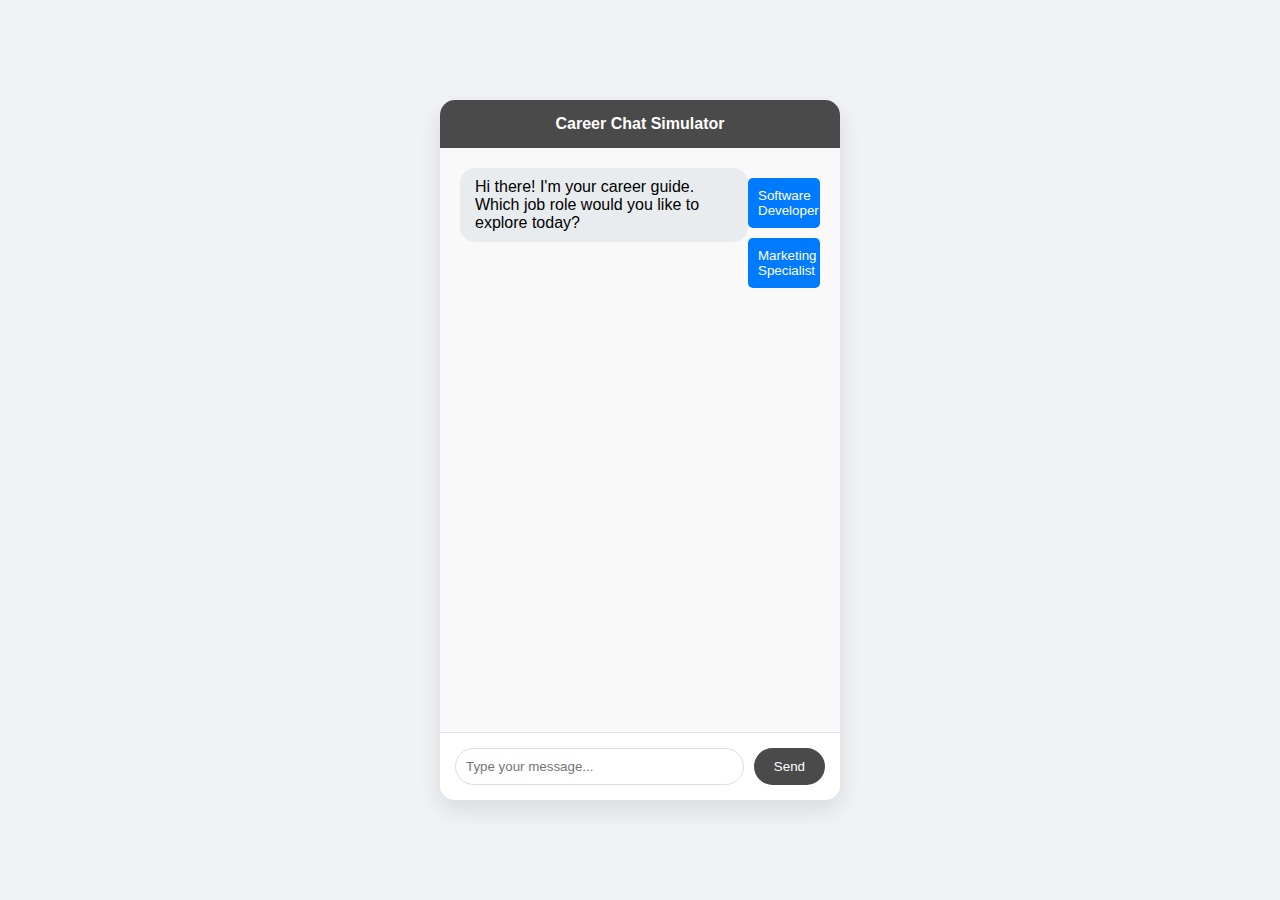
<file: chat.html>
<!DOCTYPE html>
<html lang="en">
<head>
    <meta charset="UTF-8">
    <meta name="viewport" content="width=device-width, initial-scale=1.0">
    <title>Career Chat Simulator</title>
    <style>
        * {
            margin: 0;
            padding: 0;
            box-sizing: border-box;
        }

        body {
            font-family: 'Arial', sans-serif;
            background-color: #f0f2f5;
            display: flex;
            justify-content: center;
            align-items: center;
            min-height: 100vh;
            margin: 0;
        }

        .chat-container {
            width: 400px;
            height: 700px;
            background-color: white;
            border-radius: 15px;
            box-shadow: 0 10px 25px rgba(0,0,0,0.1);
            display: flex;
            flex-direction: column;
            overflow: hidden;
        }

        .chat-header {
            background-color: #4a4a4a;
            color: white;
            padding: 15px;
            text-align: center;
            font-weight: bold;
        }

        .chat-messages {
            flex-grow: 1;
            overflow-y: auto;
            padding: 20px;
            background-color: #f9f9f9;
        }

        .message {
            max-width: 80%;
            margin-bottom: 15px;
            clear: both;
        }

        .message.user {
            float: right;
            text-align: right;
        }

        .message.bot {
            float: left;
            text-align: left;
        }

        .message-content {
            display: inline-block;
            padding: 10px 15px;
            border-radius: 15px;
            max-width: 100%;
            word-wrap: break-word;
        }

        .message.user .message-content {
            background-color: #007bff;
            color: white;
        }

        .message.bot .message-content {
            background-color: #e9ecef;
            color: black;
        }

        .chat-input {
            display: flex;
            padding: 15px;
            background-color: white;
            border-top: 1px solid #e0e0e0;
        }

        .chat-input input {
            flex-grow: 1;
            padding: 10px;
            border: 1px solid #ddd;
            border-radius: 20px;
            margin-right: 10px;
        }

        .chat-input button {
            background-color: #4a4a4a;
            color: white;
            border: none;
            padding: 10px 20px;
            border-radius: 20px;
            cursor: pointer;
        }

        .job-selection-buttons {
            display: flex;
            flex-direction: column;
            gap: 10px;
            margin-top: 10px;
        }

        .job-button {
            background-color: #007bff;
            color: white;
            border: none;
            padding: 10px;
            border-radius: 5px;
            cursor: pointer;
            transition: background-color 0.3s ease;
        }

        .job-button:hover {
            background-color: #0056b3;
        }
    </style>
</head>
<body>
    <div class="chat-container">
        <div class="chat-header">Career Chat Simulator</div>
        <div class="chat-messages" id="chatMessages"></div>
        <div class="chat-input">
            <input type="text" id="chatInput" placeholder="Type your message...">
            <button id="sendButton">Send</button>
        </div>
    </div>

    <script>
        const chatMessages = document.getElementById('chatMessages');
        const chatInput = document.getElementById('chatInput');
        const sendButton = document.getElementById('sendButton');

        const jobScenarios = {
            "Software Developer": {
                introduction: "Welcome to the world of software development! I'm your career guide. Would you like to start a project?",
                tasks: [
                    {
                        description: "You need to debug a critical issue in the company's main application. Do you want to take on this challenge?",
                        options: ["Yes, I'll debug", "No, I'm not ready"]
                    },
                    {
                        description: "A client wants a new feature implemented. How would you approach this?",
                        options: ["Discuss requirements", "Start coding immediately"]
                    }
                ]
            },
            "Marketing Specialist": {
                introduction: "Welcome to the marketing world! Ready to create some innovative campaigns?",
                tasks: [
                    {
                        description: "We need to create a social media strategy for a new product launch. What's your first step?",
                        options: ["Research target audience", "Draft initial campaign ideas"]
                    },
                    {
                        description: "A potential client is interested in our services. How do you plan to pitch?",
                        options: ["Prepare a detailed presentation", "Schedule a discovery call"]
                    }
                ]
            }
        };

        let currentScenario = null;
        let currentTaskIndex = 0;

        function addMessage(message, type = 'bot') {
            const messageDiv = document.createElement('div');
            messageDiv.classList.add('message', type);
            
            const contentDiv = document.createElement('div');
            contentDiv.classList.add('message-content');
            contentDiv.textContent = message;
            
            messageDiv.appendChild(contentDiv);
            chatMessages.appendChild(messageDiv);
            
            // Auto scroll to bottom
            chatMessages.scrollTop = chatMessages.scrollHeight;
        }

        function startJobSelection() {
            addMessage("Hi there! I'm your career guide. Which job role would you like to explore today?");
            
            const jobSelectionDiv = document.createElement('div');
            jobSelectionDiv.classList.add('job-selection-buttons');
            
            Object.keys(jobScenarios).forEach(job => {
                const jobButton = document.createElement('button');
                jobButton.textContent = job;
                jobButton.classList.add('job-button');
                jobButton.onclick = () => startJobScenario(job);
                jobSelectionDiv.appendChild(jobButton);
            });
            
            chatMessages.appendChild(jobSelectionDiv);
        }

        function startJobScenario(job) {
            currentScenario = jobScenarios[job];
            currentTaskIndex = 0;
            
            // Clear previous job selection buttons
            const jobSelectionButtons = chatMessages.querySelector('.job-selection-buttons');
            if (jobSelectionButtons) {
                jobSelectionButtons.remove();
            }
            
            addMessage(`You've chosen the ${job} role!`);
            addMessage(currentScenario.introduction);
            presentNextTask();
        }

        function presentNextTask() {
            if (currentTaskIndex < currentScenario.tasks.length) {
                const currentTask = currentScenario.tasks[currentTaskIndex];
                addMessage(currentTask.description);
                
                const optionsDiv = document.createElement('div');
                optionsDiv.classList.add('job-selection-buttons');
                
                currentTask.options.forEach(option => {
                    const optionButton = document.createElement('button');
                    optionButton.textContent = option;
                    optionButton.classList.add('job-button');
                    optionButton.onclick = () => handleTaskResponse(option);
                    optionsDiv.appendChild(optionButton);
                });
                
                chatMessages.appendChild(optionsDiv);
            } else {
                addMessage("Congratulations! You've completed all tasks in this scenario.");
                startJobSelection();
            }
        }

        function handleTaskResponse(response) {
            // Clear previous options
            const optionsButtons = chatMessages.querySelector('.job-selection-buttons');
            if (optionsButtons) {
                optionsButtons.remove();
            }
            
            // Add user's response
            addMessage(response, 'user');
            
            // Provide feedback based on response
            switch(response) {
                case "Yes, I'll debug":
                    addMessage("Great! Debugging requires patience and systematic approach. You've gained technical problem-solving skills!");
                    break;
                case "No, I'm not ready":
                    addMessage("It's okay to know your limits. Continuous learning is key in software development.");
                    break;
                case "Discuss requirements":
                    addMessage("Excellent choice! Clear communication is crucial in project success.");
                    break;
                case "Start coding immediately":
                    addMessage("Hold on! Always clarify requirements before diving into code.");
                    break;
                case "Research target audience":
                    addMessage("Smart move! Understanding your audience is the foundation of any successful marketing campaign.");
                    break;
                case "Draft initial campaign ideas":
                    addMessage("Creativity is important, but research should come first.");
                    break;
                case "Prepare a detailed presentation":
                    addMessage("A well-prepared presentation can make a strong first impression!");
                    break;
                case "Schedule a discovery call":
                    addMessage("Great networking approach! Personal connections matter in business.");
                    break;
                default: addMessage("Sorry this is not the answer to our question");
                    break;
            }
            
            // Move to next task
            currentTaskIndex++;
            setTimeout(presentNextTask, 1500);
        }

        // Event Listeners
        sendButton.addEventListener('click', () => {
            const message = chatInput.value.trim();
            if (message) {
                addMessage(message, 'user');
                chatInput.value = '';
            }
        });

        chatInput.addEventListener('keypress', (e) => {
            if (e.key === 'Enter') {
                sendButton.click();
            }
        });

        // Start the application
        startJobSelection();
    </script>
</body>
</html>
</file>
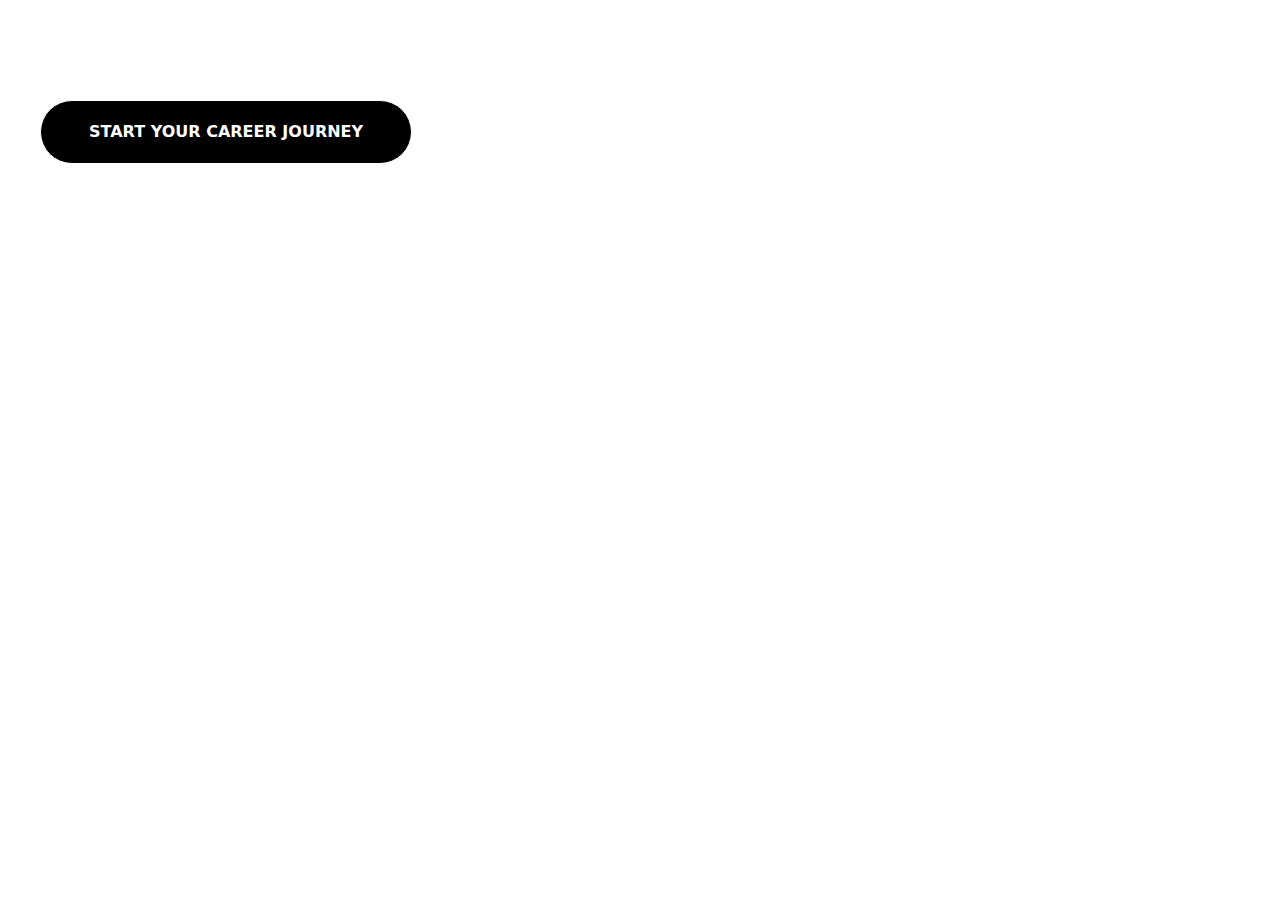
<file: path.html>
<!DOCTYPE html>
<html lang="en">

<head>
    <meta charset="UTF-8">
    <title>Career Path Journey</title>
    <style>
        * {
            margin: 0;
            padding: 0;
            box-sizing: border-box;
        }

        body {
            font-family: Arial, sans-serif;
            position: relative;
            /* This makes sure the pseudo-element is positioned relative to the body */
            background-image: url('https://www.shutterstock.com/image-photo/steps-education-leading-success-goal-600nw-2252894301.jpg');
            /* Add your image path here */
            background-size: cover;
            background-position: center;
            background-repeat: no-repeat;
            min-height: 100vh;
            padding: 20px;
            overflow-x: hidden;
        }

        body::before {
            content: '';
            position: absolute;
            top: 0;
            left: 0;
            width: 100%;
            height: 100%;
            background-image: url('https://www.shutterstock.com/image-photo/steps-education-leading-success-goal-600nw-2252894301.jpg');
            background-size: cover;
            background-position: center;
            background-repeat: no-repeat;
            opacity: 0.9;
            /* Set the opacity of the background image here */
            z-index: -1;
            /* Ensure the image is behind the content */
        }

        #career-container {
            display: flex;
            flex-direction: column;
            align-items: center;
            gap: 20px;
            padding-bottom: 100px;
        }

        .path-stage {
            display: flex;
            flex-wrap: wrap;
            justify-content: center;
            gap: 15px;
            background-color: rgba(255, 255, 255, 0.9);
            border-radius: 15px;
            padding: 20px;
            box-shadow: 0 10px 25px rgba(0, 0, 0, 0.1);
            width: 90%;
            max-width: 800px;
            transition: all 0.5s ease;
            opacity: 0;
            transform: translateY(50px);
        }

        .path-stage.active {
            opacity: 1;
            transform: translateY(0);
        }

        .path-stage h2 {
            width: 100%;
            text-align: center;
            margin-bottom: 15px;
            color: #000000;
        }

        .option-btn {
            background-color: #b4a8a8;
            color: white;
            border: none;
            padding: 12px 25px;
            margin: 5px;
            border-radius: 8px;
            cursor: pointer;
            transition: all 0.3s ease;
            font-weight: 600;
        }

        .option-btn:hover {
            background-color: #372d2d;
            transform: scale(1.05);
        }

        .start-btn {
            position: fixed;
            bottom: 20px;
            left: 20px;
            background-color: #cc2e2e;
            color: white;
            padding: 15px 30px;
            border: none;
            border-radius: 10px;
            font-size: 18px;
            cursor: pointer;
            box-shadow: 0 5px 15px rgba(0, 0, 0, 0.2);
            transition: all 0.3s ease;
        }

        .start-btn:hover {
            transform: scale(1.1);
        }

        .start-btn,
        .start-btn *,
        .start-btn :after,
        .start-btn :before,
        .start-btn:after,
        .start-btn:before {
            border: 0 solid;
            box-sizing: border-box;
        }

        .start-btn {
            -webkit-tap-highlight-color:
                transparent;
            -webkit-appearance: button;
            background-color:
                #000;
            background-image: none;
            color:
                #fff;
            cursor: pointer;
            font-family: ui-sans-serif, system-ui, -apple-system, BlinkMacSystemFont,
                Segoe UI, Roboto, Helvetica Neue, Arial, Noto Sans, sans-serif,
                Apple Color Emoji, Segoe UI Emoji, Segoe UI Symbol, Noto Color Emoji;
            font-size: 100%;
            line-height: 1.5;
            margin: 0;
            -webkit-mask-image: -webkit-radial-gradient(#000, #fff);
            padding: 0;
        }

        .start-btn:disabled {
            cursor: default;
        }

        .start-btn:-moz-focusring {
            outline: auto;
        }

        .start-btn svg {
            display: block;
            vertical-align: middle;
        }

        .start-btn [hidden] {
            display: none;
        }

        .start-btn {
            -webkit-animation: pulse 2s infinite;
            animation: pulse 2s infinite;
            border: 1px solid;
            border-radius: 999px;
            box-shadow: 0 0 0 2em transparent;
            box-sizing: border-box;
            display: block;
            font-weight: 900;
            -webkit-mask-image: none;
            overflow: hidden;
            padding: 1.2rem 3rem;
            position: relative;
            text-transform: uppercase;
        }

        @-webkit-keyframes pulse {
            0% {
                box-shadow: 0 0 0 0 #fff;
            }
        }

        @keyframes pulse {
            0% {
                box-shadow: 0 0 0 0 #fff;
            }
        }
    </style>
</head>

<body>
    <div id="career-container"></div>
    <button id="start-btn" class="start-btn">Start Your Career Journey</button>

    <script>
        const CAREER_PATHS = {
            start: {
                title: "Choose Your Primary Stream",
                options: [
                    { label: "Science Stream", nextStage: "scienceStream" },
                    { label: "Commerce Stream", nextStage: "commerceStream" },
                    { label: "Arts & Humanities", nextStage: "artsStream" },
                    { label: "Vocational Training", nextStage: "vocationalStream" }
                ]
            },
            scienceStream: {
                title: "Science Stream Specializations",
                options: [
                    { label: "Engineering", nextStage: "engineeringPaths" },
                    { label: "Medical Sciences", nextStage: "medicalPaths" },
                    { label: "Pure Sciences", nextStage: "researchPaths" },
                    { label: "Computer Applications", nextStage: "computerPaths" }
                ]
            },
            engineeringPaths: {
                title: "Engineering Specializations",
                options: [
                    { label: "Computer Science", nextStage: "computerScienceCareers" },
                    { label: "Mechanical Engineering", nextStage: "mechanicalCareers" },
                    { label: "Electrical Engineering", nextStage: "electricalCareers" },
                    { label: "Civil Engineering", nextStage: "civilCareers" }
                ]
            },
            computerScienceCareers: {
                title: "Computer Science Careers",
                options: [
                    { label: "Software Developer", nextStage: "softwareDeveloperRoles" },
                    { label: "Data Scientist", nextStage: "dataScienceRoles" },
                    { label: "Cloud Architect", nextStage: "cloudArchitectRoles" }
                ]
            },
            softwareDeveloperRoles: {
                title: "Software Developer Roles",
                options: [
                    { label: "Web Developer", nextStage: "finalSuccess" },
                    { label: "Mobile App Developer", nextStage: "finalSuccess" },
                    { label: "Full Stack Developer", nextStage: "finalSuccess" }
                ]
            },
            finalSuccess: {
                title: "Congratulations! 🎉 Your Career Path",
                isFinal: true
            }
        };

        class CareerPathExplorer {
            constructor() {
                this.careerContainer = document.getElementById('career-container');
                this.startBtn = document.getElementById('start-btn');
                this.stages = [];

                this.initEventListeners();
            }

            initEventListeners() {
                this.startBtn.addEventListener('click', () => this.startJourney());
            }

            startJourney() {
                this.startBtn.style.display = 'none';
                this.moveToStage('start');
            }

            createStageElement(stageName) {
                const stageData = CAREER_PATHS[stageName];
                const stageElement = document.createElement('div');
                stageElement.classList.add('path-stage', 'active');

                // Create stage title
                const titleElement = document.createElement('h2');
                titleElement.textContent = stageData.title;
                stageElement.appendChild(titleElement);

                // Handle final stage
                if (stageData.isFinal) {
                    const finalMessage = document.createElement('div');
                    finalMessage.innerHTML = `
                        <h3>You've Completed Your Career Path Exploration!</h3>
                        <button id="restart-btn" class="option-btn">Restart Journey</button>
                    `;
                    stageElement.appendChild(finalMessage);

                    const restartBtn = finalMessage.querySelector('#restart-btn');
                    restartBtn.addEventListener('click', () => this.restartJourney());
                    return stageElement;
                }

                // Create option buttons
                stageData.options.forEach(option => {
                    const btn = document.createElement('button');
                    btn.textContent = option.label;
                    btn.classList.add('option-btn');
                    btn.addEventListener('click', () => this.moveToStage(option.nextStage));
                    stageElement.appendChild(btn);
                });

                return stageElement;
            }

            moveToStage(stageName) {
                // Create and add new stage
                const newStage = this.createStageElement(stageName);
                this.careerContainer.appendChild(newStage);
                this.stages.push(stageName);

                // Slight delay for visual stacking effect
                setTimeout(() => {
                    newStage.style.transform = 'translateY(0)';
                }, 50);
            }

            restartJourney() {
                // Clear all stages
                this.careerContainer.innerHTML = '';
                this.stages = [];

                // Show start button again
                this.startBtn.style.display = 'block';
            }
        }

        // Initialize the explorer when DOM is fully loaded
        document.addEventListener('DOMContentLoaded', () => {
            new CareerPathExplorer();
        });
    </script>
</body>

</html>
</file>
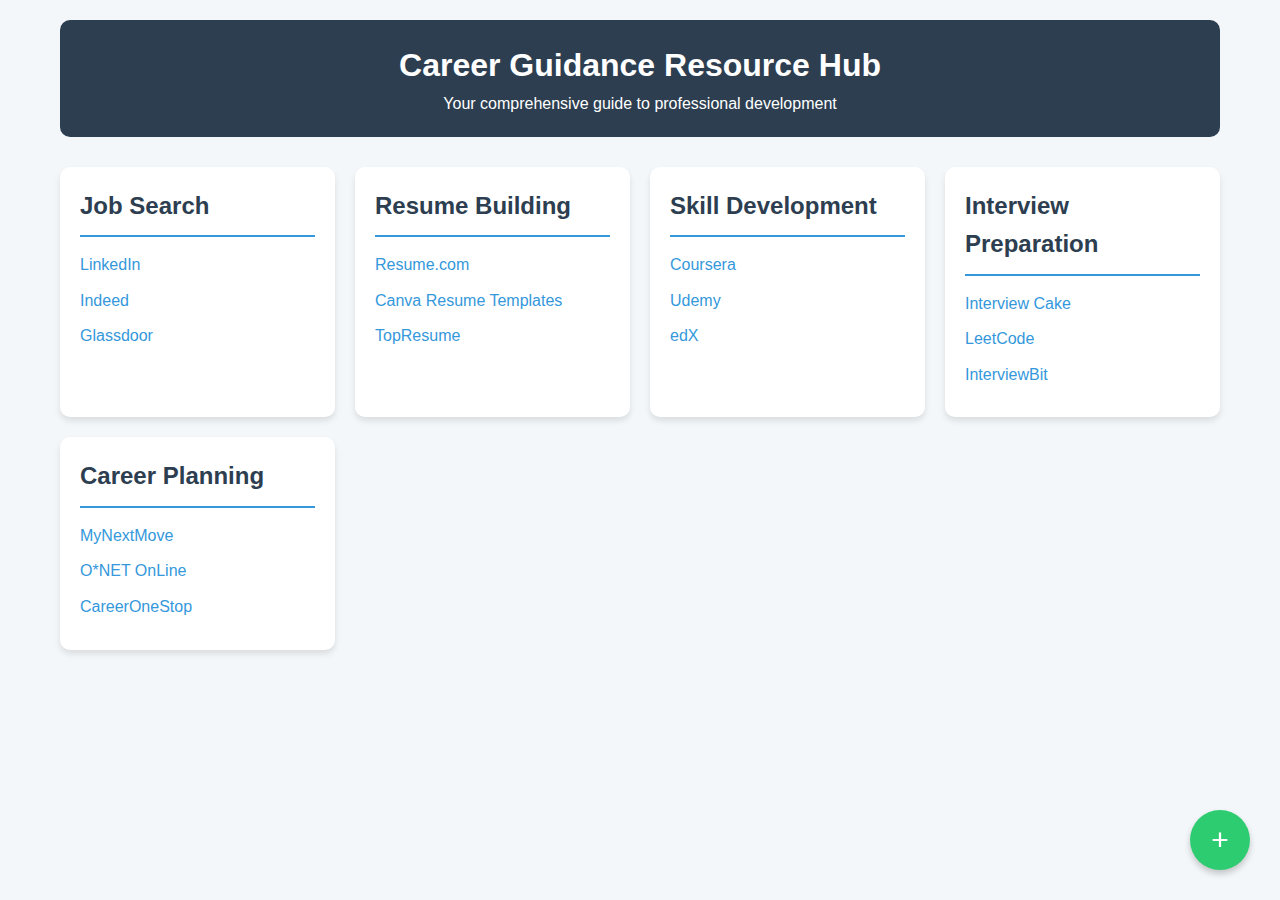
<file: res.html>
<!DOCTYPE html>
<html lang="en">
<head>
    <meta charset="UTF-8">
    <meta name="viewport" content="width=device-width, initial-scale=1.0">
    <title>Career Guidance Resource Hub</title>
    <style>
        * {
            margin: 0;
            padding: 0;
            box-sizing: border-box;
        }

        body {
            font-family: 'Arial', sans-serif;
            background-color: #f4f7f9;
            line-height: 1.6;
        }

        .container {
            max-width: 1200px;
            margin: 0 auto;
            padding: 20px;
        }

        .page-header {
            background-color: #2c3e50;
            color: white;
            text-align: center;
            padding: 20px;
            margin-bottom: 30px;
            border-radius: 10px;
        }

        .resource-categories {
            display: grid;
            grid-template-columns: repeat(auto-fit, minmax(250px, 1fr));
            gap: 20px;
        }

        .category-card {
            background-color: white;
            border-radius: 10px;
            box-shadow: 0 4px 6px rgba(0,0,0,0.1);
            padding: 20px;
            transition: transform 0.3s ease;
        }

        .category-card:hover {
            transform: scale(1.03);
        }

        .category-title {
            color: #2c3e50;
            border-bottom: 2px solid #3498db;
            padding-bottom: 10px;
            margin-bottom: 15px;
        }

        .resource-list {
            list-style-type: none;
        }

        .resource-item {
            margin-bottom: 10px;
            display: flex;
            justify-content: space-between;
            align-items: center;
        }

        .resource-link {
            color: #3498db;
            text-decoration: none;
            transition: color 0.3s ease;
        }

        .resource-link:hover {
            color: #2980b9;
            text-decoration: underline;
        }

        .add-resource-btn {
            position: fixed;
            bottom: 30px;
            right: 30px;
            background-color: #2ecc71;
            color: white;
            width: 60px;
            height: 60px;
            border-radius: 50%;
            display: flex;
            justify-content: center;
            align-items: center;
            font-size: 30px;
            box-shadow: 0 4px 6px rgba(0,0,0,0.2);
            cursor: pointer;
            transition: background-color 0.3s ease, transform 0.3s ease;
            border: none;
            z-index: 1000;
        }

        .add-resource-btn:hover {
            background-color: #27ae60;
            transform: scale(1.1);
        }

        .modal {
            display: none;
            position: fixed;
            z-index: 1500;
            left: 0;
            top: 0;
            width: 100%;
            height: 100%;
            overflow: auto;
            background-color: rgba(0,0,0,0.5);
        }

        .modal-content {
            background-color: white;
            margin: 15% auto;
            padding: 20px;
            border-radius: 10px;
            width: 80%;
            max-width: 500px;
        }

        .modal-header {
            display: flex;
            justify-content: space-between;
            align-items: center;
            border-bottom: 1px solid #e0e0e0;
            padding-bottom: 10px;
            margin-bottom: 20px;
        }

        .close-btn {
            color: #aaa;
            font-size: 28px;
            font-weight: bold;
            cursor: pointer;
        }

        .close-btn:hover {
            color: #333;
        }

        .form-group {
            margin-bottom: 15px;
        }

        .form-group label {
            display: block;
            margin-bottom: 5px;
        }

        .form-group input,
        .form-group select {
            width: 100%;
            padding: 10px;
            border: 1px solid #ddd;
            border-radius: 5px;
        }

        .submit-btn {
            background-color: #3498db;
            color: white;
            border: none;
            padding: 10px 20px;
            border-radius: 5px;
            cursor: pointer;
            width: 100%;
        }

        .submit-btn:hover {
            background-color: #2980b9;
        }
    </style>
</head>
<body>
    <div class="container">
        <header class="page-header">
            <h1>Career Guidance Resource Hub</h1>
            <p>Your comprehensive guide to professional development</p>
        </header>

        <div class="resource-categories" id="resourceCategories">
            <!-- Categories will be dynamically populated -->
        </div>

        <button class="add-resource-btn" id="addResourceBtn">+</button>

        <div id="addResourceModal" class="modal">
            <div class="modal-content">
                <div class="modal-header">
                    <h2>Add New Resource</h2>
                    <span class="close-btn" id="closeModalBtn">&times;</span>
                </div>
                <form id="addResourceForm">
                    <div class="form-group">
                        <label for="resourceName">Resource Name</label>
                        <input type="text" id="resourceName" required>
                    </div>
                    <div class="form-group">
                        <label for="resourceURL">Resource URL</label>
                        <input type="url" id="resourceURL" required>
                    </div>
                    <div class="form-group">
                        <label for="resourceCategory">Category</label>
                        <select id="resourceCategory" required>
                            <option value="">Select Category</option>
                            <option value="Job Search">Job Search</option>
                            <option value="Resume Building">Resume Building</option>
                            <option value="Skill Development">Skill Development</option>
                            <option value="Interview Preparation">Interview Preparation</option>
                            <option value="Career Planning">Career Planning</option>
                        </select>
                    </div>
                    <button type="submit" class="submit-btn">Add Resource</button>
                </form>
            </div>
        </div>
    </div>

    <script>
        // Predefined resources
        const defaultResources = {
            "Job Search": [
                { name: "LinkedIn", url: "https://www.linkedin.com/jobs/" },
                { name: "Indeed", url: "https://www.indeed.com/" },
                { name: "Glassdoor", url: "https://www.glassdoor.com/" }
            ],
            "Resume Building": [
                { name: "Resume.com", url: "https://www.resume.com/" },
                { name: "Canva Resume Templates", url: "https://www.canva.com/resumes/" },
                { name: "TopResume", url: "https://www.topresume.com/" }
            ],
            "Skill Development": [
                { name: "Coursera", url: "https://www.coursera.org/" },
                { name: "Udemy", url: "https://www.udemy.com/" },
                { name: "edX", url: "https://www.edx.org/" }
            ],
            "Interview Preparation": [
                { name: "Interview Cake", url: "https://www.interviewcake.com/" },
                { name: "LeetCode", url: "https://leetcode.com/" },
                { name: "InterviewBit", url: "https://www.interviewbit.com/" }
            ],
            "Career Planning": [
                { name: "MyNextMove", url: "https://www.mynextmove.org/" },
                { name: "O*NET OnLine", url: "https://www.onetonline.org/" },
                { name: "CareerOneStop", url: "https://www.careeronestop.org/" }
            ]
        };

        // DOM Elements
        const resourceCategories = document.getElementById('resourceCategories');
        const addResourceBtn = document.getElementById('addResourceBtn');
        const addResourceModal = document.getElementById('addResourceModal');
        const closeModalBtn = document.getElementById('closeModalBtn');
        const addResourceForm = document.getElementById('addResourceForm');

        // Render resources
        function renderResources() {
            resourceCategories.innerHTML = '';
            
            Object.keys(defaultResources).forEach(category => {
                const categoryCard = document.createElement('div');
                categoryCard.classList.add('category-card');
                
                const categoryTitle = document.createElement('h2');
                categoryTitle.classList.add('category-title');
                categoryTitle.textContent = category;
                
                const resourceList = document.createElement('ul');
                resourceList.classList.add('resource-list');
                
                defaultResources[category].forEach(resource => {
                    const resourceItem = document.createElement('li');
                    resourceItem.classList.add('resource-item');
                    
                    const resourceLink = document.createElement('a');
                    resourceLink.classList.add('resource-link');
                    resourceLink.href = resource.url;
                    resourceLink.textContent = resource.name;
                    resourceLink.target = '_blank';
                    
                    resourceItem.appendChild(resourceLink);
                    resourceList.appendChild(resourceItem);
                });
                
                categoryCard.appendChild(categoryTitle);
                categoryCard.appendChild(resourceList);
                resourceCategories.appendChild(categoryCard);
            });
        }

        // Add new resource
        function addResource(e) {
            e.preventDefault();
            
            const name = document.getElementById('resourceName').value;
            const url = document.getElementById('resourceURL').value;
            const category = document.getElementById('resourceCategory').value;
            
            if (category && name && url) {
                // Add to resources
                if (!defaultResources[category]) {
                    defaultResources[category] = [];
                }
                
                defaultResources[category].push({ name, url });
                
                // Re-render resources
                renderResources();
                
                // Close modal
                addResourceModal.style.display = 'none';
                
                // Reset form
                addResourceForm.reset();
            }
        }

        // Event Listeners
        addResourceBtn.addEventListener('click', () => {
            addResourceModal.style.display = 'block';
        });

        closeModalBtn.addEventListener('click', () => {
            addResourceModal.style.display = 'none';
        });

        addResourceForm.addEventListener('submit', addResource);

        // Close modal if clicked outside
        window.addEventListener('click', (e) => {
            if (e.target === addResourceModal) {
                addResourceModal.style.display = 'none';
            }
        });

        // Initial render
        renderResources();
    </script>
</body>
</html>
</file>
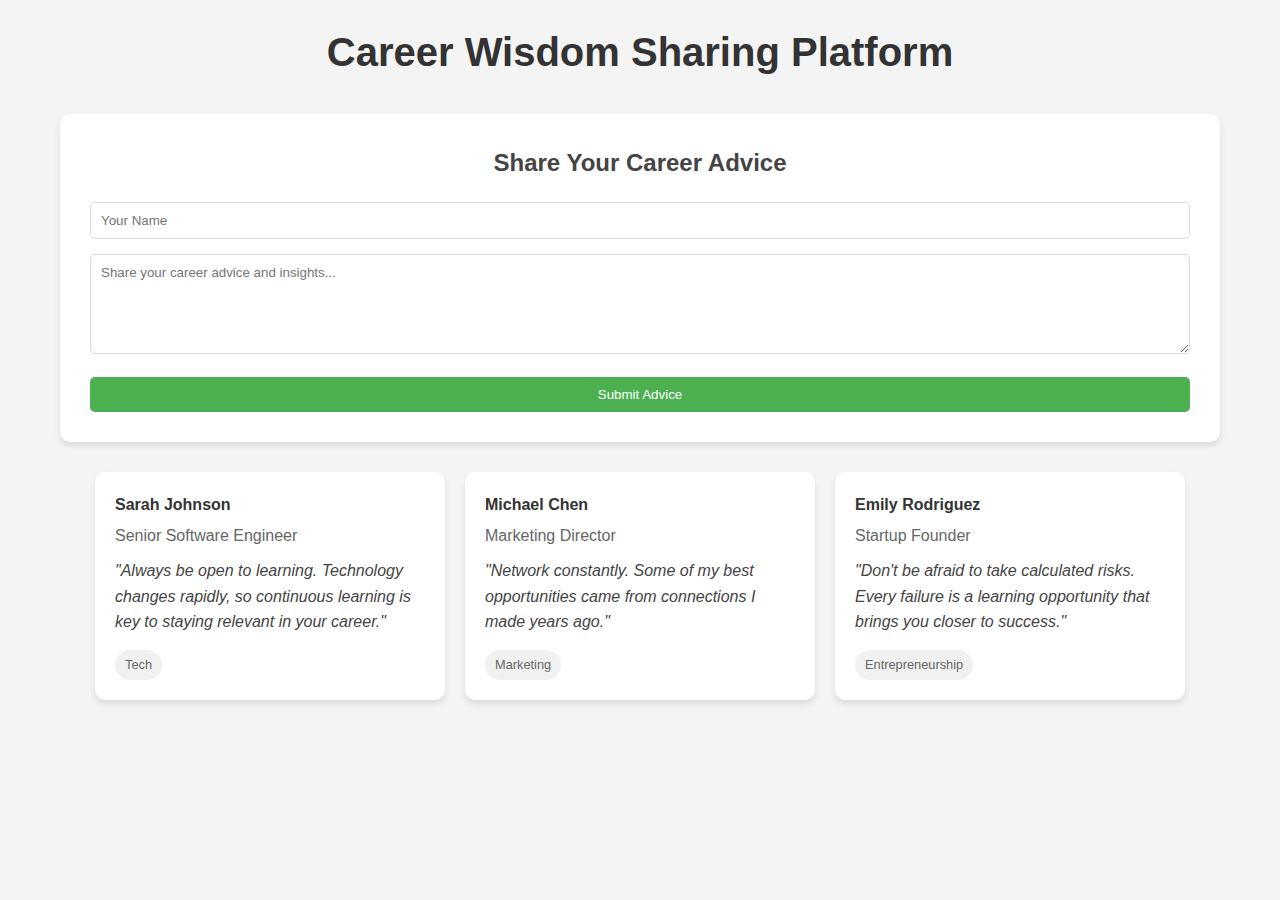
<file: s.html>
<!DOCTYPE html>
<html lang="en">
<head>
    <meta charset="UTF-8">
    <meta name="viewport" content="width=device-width, initial-scale=1.0">
    <title>Career Wisdom Sharing Platform</title>
    <style>
        * {
            margin: 0;
            padding: 0;
            box-sizing: border-box;
            font-family: Arial, sans-serif;
        }

        body {
            background-color: #f4f4f4;
            line-height: 1.6;
        }

        .container {
            max-width: 1200px;
            margin: 0 auto;
            padding: 20px;
        }

        .page-title {
            text-align: center;
            color: #333;
            margin-bottom: 30px;
            font-size: 2.5rem;
        }

        .form-section {
            background-color: white;
            border-radius: 10px;
            box-shadow: 0 4px 6px rgba(0,0,0,0.1);
            padding: 30px;
            margin-bottom: 30px;
        }

        .form-section h2 {
            color: #444;
            margin-bottom: 20px;
            text-align: center;
        }

        .input-group {
            margin-bottom: 15px;
        }

        .input-group input,
        .input-group textarea {
            width: 100%;
            padding: 10px;
            border: 1px solid #ddd;
            border-radius: 5px;
        }

        .input-group textarea {
            min-height: 100px;
        }

        .submit-btn {
            width: 100%;
            padding: 10px;
            background-color: #4CAF50;
            color: white;
            border: none;
            border-radius: 5px;
            cursor: pointer;
            transition: background-color 0.3s ease;
        }

        .submit-btn:hover {
            background-color: #45a049;
        }

        .experiences-container {
            display: flex;
            flex-wrap: wrap;
            gap: 20px;
            justify-content: center;
        }

        .experience-card {
            background-color: white;
            border-radius: 10px;
            box-shadow: 0 4px 6px rgba(0,0,0,0.1);
            width: 350px;
            padding: 20px;
            transition: transform 0.3s ease, box-shadow 0.3s ease;
        }

        .experience-card:hover {
            transform: scale(1.05);
            box-shadow: 0 6px 12px rgba(0,0,0,0.15);
        }

        .experience-name {
            font-weight: bold;
            color: #333;
            margin-bottom: 5px;
        }

        .experience-title {
            color: #666;
            margin-bottom: 10px;
        }

        .experience-advice {
            font-style: italic;
            color: #444;
            margin-bottom: 15px;
        }

        .experience-industry {
            background-color: #f1f1f1;
            display: inline-block;
            padding: 5px 10px;
            border-radius: 20px;
            font-size: 0.8rem;
            color: #666;
        }
    </style>
</head>
<body>
    <div class="container">
        <h1 class="page-title">Career Wisdom Sharing Platform</h1>

        <div class="form-section">
            <h2>Share Your Career Advice</h2>
            <div class="input-group">
                <input type="text" id="nameInput" placeholder="Your Name">
            </div>
            <div class="input-group">
                <textarea id="adviceInput" placeholder="Share your career advice and insights..."></textarea>
            </div>
            <button class="submit-btn" id="submitBtn">Submit Advice</button>
        </div>

        <div class="experiences-container" id="experiencesContainer">
            <!-- Initial experience cards will be dynamically added here -->
        </div>
    </div>

    <script>
        // Initial experiences data
        const initialExperiences = [
            {
                name: "Sarah Johnson",
                title: "Senior Software Engineer",
                advice: "Always be open to learning. Technology changes rapidly, so continuous learning is key to staying relevant in your career.",
                industry: "Tech"
            },
            {
                name: "Michael Chen",
                title: "Marketing Director",
                advice: "Network constantly. Some of my best opportunities came from connections I made years ago.",
                industry: "Marketing"
            },
            {
                name: "Emily Rodriguez",
                title: "Startup Founder",
                advice: "Don't be afraid to take calculated risks. Every failure is a learning opportunity that brings you closer to success.",
                industry: "Entrepreneurship"
            }
        ];

        // DOM Elements
        const nameInput = document.getElementById('nameInput');
        const adviceInput = document.getElementById('adviceInput');
        const submitBtn = document.getElementById('submitBtn');
        const experiencesContainer = document.getElementById('experiencesContainer');

        // Function to create experience card
        function createExperienceCard(experience) {
            const card = document.createElement('div');
            card.classList.add('experience-card');
            card.innerHTML = `
                <div class="experience-name">${experience.name}</div>
                <div class="experience-title">${experience.title}</div>
                <div class="experience-advice">"${experience.advice}"</div>
                <div class="experience-industry">${experience.industry}</div>
            `;
            return card;
        }

        // Render initial experiences
        function renderInitialExperiences() {
            initialExperiences.forEach(experience => {
                const card = createExperienceCard(experience);
                experiencesContainer.appendChild(card);
            });
        }

        // Submit new experience
        function submitExperience() {
            const name = nameInput.value.trim();
            const advice = adviceInput.value.trim();

            if (name && advice) {
                const newExperience = {
                    name: name,
                    title: "Professional",
                    advice: advice,
                    industry: "Various"
                };

                const card = createExperienceCard(newExperience);
                experiencesContainer.appendChild(card);

                // Clear inputs
                nameInput.value = '';
                adviceInput.value = '';
            } else {
                alert('Please enter both name and advice');
            }
        }

        // Event Listeners
        submitBtn.addEventListener('click', submitExperience);

        // Initialize page
        renderInitialExperiences();
    </script>
</body>
</html>
</file>
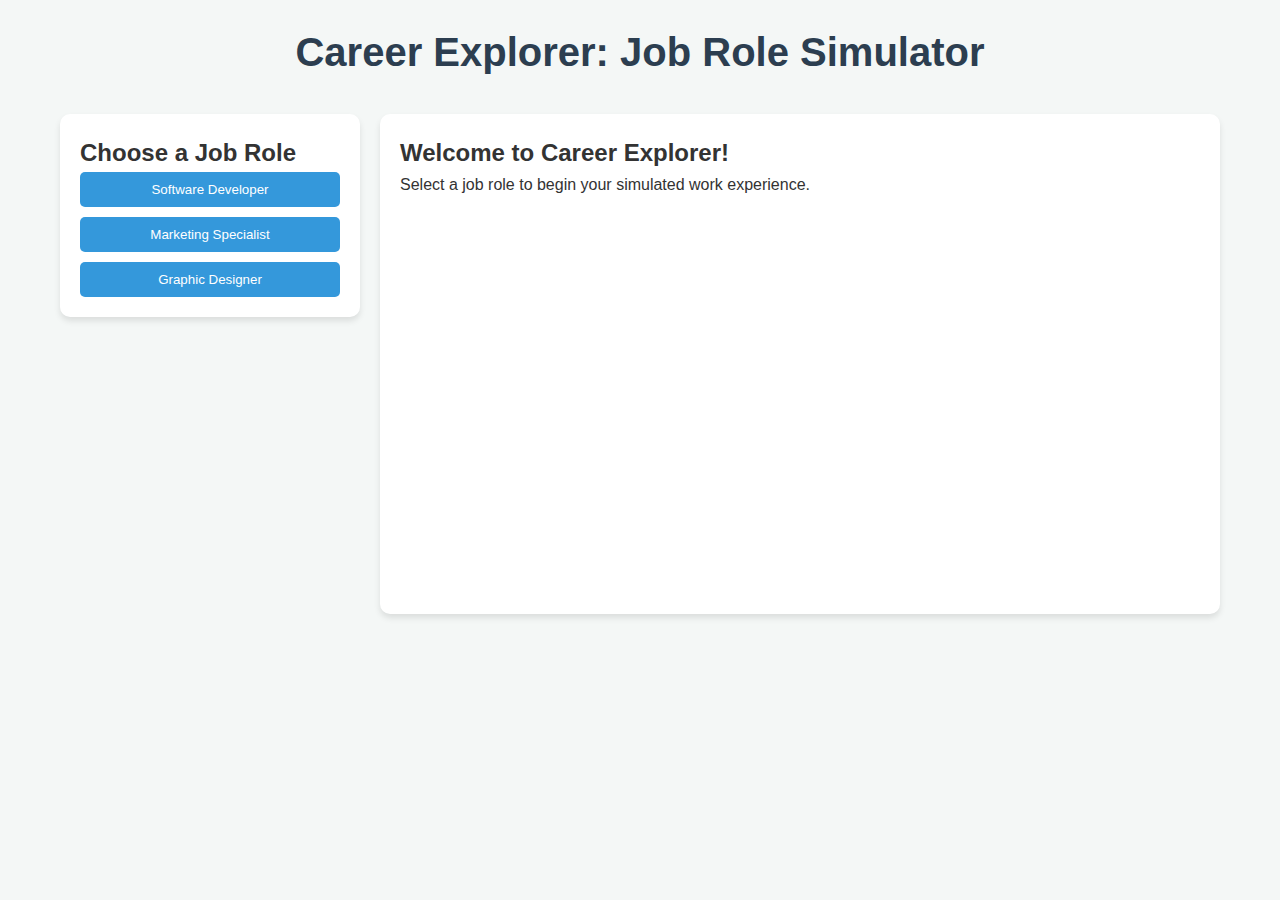
<file: try.html>
<!DOCTYPE html>
<html lang="en">
<head>
    <meta charset="UTF-8">
    <meta name="viewport" content="width=device-width, initial-scale=1.0">
    <title>Career Explorer: Job Role Simulator</title>
    <style>
        * {
            margin: 0;
            padding: 0;
            box-sizing: border-box;
            font-family: Arial, sans-serif;
        }

        body {
            background-color: #f4f7f6;
            line-height: 1.6;
            color: #333;
        }

        .container {
            max-width: 1200px;
            margin: 0 auto;
            padding: 20px;
        }

        .page-title {
            text-align: center;
            color: #2c3e50;
            margin-bottom: 30px;
            font-size: 2.5rem;
        }

        .job-explorer {
            display: flex;
            gap: 20px;
        }

        .job-selection {
            width: 300px;
            background-color: white;
            border-radius: 10px;
            box-shadow: 0 4px 6px rgba(0,0,0,0.1);
            padding: 20px;
            height: fit-content;
        }

        .job-list {
            display: flex;
            flex-direction: column;
            gap: 10px;
        }

        .job-button {
            padding: 10px;
            background-color: #3498db;
            color: white;
            border: none;
            border-radius: 5px;
            cursor: pointer;
            transition: background-color 0.3s ease;
        }

        .job-button:hover {
            background-color: #2980b9;
        }

        .job-simulation {
            flex-grow: 1;
            background-color: white;
            border-radius: 10px;
            box-shadow: 0 4px 6px rgba(0,0,0,0.1);
            padding: 20px;
            min-height: 500px;
        }

        .job-details {
            margin-bottom: 20px;
        }

        .job-description {
            margin-bottom: 15px;
        }

        .task-section {
            background-color: #f9f9f9;
            border-radius: 5px;
            padding: 15px;
        }

        .task {
            background-color: #e8f4f8;
            border-left: 4px solid #3498db;
            padding: 10px;
            margin-bottom: 10px;
        }

        .action-buttons {
            display: flex;
            gap: 10px;
            margin-top: 15px;
        }

        .action-btn {
            padding: 8px 15px;
            border: none;
            border-radius: 5px;
            cursor: pointer;
            transition: background-color 0.3s ease;
        }

        .complete-btn {
            background-color: #2ecc71;
            color: white;
        }

        .decline-btn {
            background-color: #e74c3c;
            color: white;
        }

        .experience-log {
            margin-top: 20px;
            background-color: #f1f8ff;
            padding: 15px;
            border-radius: 5px;
        }

        .experience-entry {
            margin-bottom: 10px;
            padding: 10px;
            background-color: #e6f2ff;
            border-radius: 5px;
        }
    </style>
</head>
<body>
    <div class="container">
        <h1 class="page-title">Career Explorer: Job Role Simulator</h1>
        
        <div class="job-explorer">
            <div class="job-selection">
                <h2>Choose a Job Role</h2>
                <div class="job-list" id="jobList">
                    <!-- Job buttons will be dynamically added here -->
                </div>
            </div>
            
            <div class="job-simulation" id="jobSimulation">
                <div id="welcomeMessage">
                    <h2>Welcome to Career Explorer!</h2>
                    <p>Select a job role to begin your simulated work experience.</p>
                </div>
            </div>
        </div>
    </div>

    <script>
        const jobRoles = [
            {
                title: "Software Developer",
                description: "Design, develop, and maintain software applications.",
                tasks: [
                    {
                        title: "Code Review",
                        description: "Review a team member's code and provide constructive feedback.",
                        difficulty: "Medium",
                        reward: "Technical Skill +2"
                    },
                    {
                        title: "Debug Complex Issue",
                        description: "Investigate and fix a critical bug in the main application.",
                        difficulty: "Hard",
                        reward: "Problem Solving +3"
                    }
                ]
            },
            {
                title: "Marketing Specialist",
                description: "Create and implement marketing strategies to promote products or services.",
                tasks: [
                    {
                        title: "Social Media Campaign",
                        description: "Design a social media marketing strategy for a new product launch.",
                        difficulty: "Medium",
                        reward: "Creative Skills +2"
                    },
                    {
                        title: "Market Research",
                        description: "Conduct comprehensive market research for a potential new market segment.",
                        difficulty: "Hard",
                        reward: "Analytical Skills +3"
                    }
                ]
            },
            {
                title: "Graphic Designer",
                description: "Create visual concepts using computer software or by hand.",
                tasks: [
                    {
                        title: "Brand Identity Design",
                        description: "Develop a logo and brand guidelines for a startup.",
                        difficulty: "Medium",
                        reward: "Design Skills +2"
                    },
                    {
                        title: "Complex Illustration Project",
                        description: "Create a detailed illustration for a marketing campaign.",
                        difficulty: "Hard",
                        reward: "Creativity +3"
                    }
                ]
            }
        ];

        const jobList = document.getElementById('jobList');
        const jobSimulation = document.getElementById('jobSimulation');
        const welcomeMessage = document.getElementById('welcomeMessage');
        let experienceLog = [];

        // Create job selection buttons
        function initializeJobButtons() {
            jobRoles.forEach((job, index) => {
                const button = document.createElement('button');
                button.classList.add('job-button');
                button.textContent = job.title;
                button.addEventListener('click', () => startJobSimulation(job));
                jobList.appendChild(button);
            });
        }

        // Start job simulation
        function startJobSimulation(job) {
            // Clear previous simulation
            jobSimulation.innerHTML = '';

            // Job details section
            const jobDetailsDiv = document.createElement('div');
            jobDetailsDiv.classList.add('job-details');
            jobDetailsDiv.innerHTML = `
                <h2>${job.title}</h2>
                <p class="job-description">${job.description}</p>
            `;
            jobSimulation.appendChild(jobDetailsDiv);

            // Tasks section
            const taskSectionDiv = document.createElement('div');
            taskSectionDiv.classList.add('task-section');
            taskSectionDiv.innerHTML = '<h3>Available Tasks</h3>';

            job.tasks.forEach(task => {
                const taskDiv = document.createElement('div');
                taskDiv.classList.add('task');
                taskDiv.innerHTML = `
                    <h4>${task.title}</h4>
                    <p>${task.description}</p>
                    <p>Difficulty: ${task.difficulty}</p>
                    <div class="action-buttons">
                        <button class="action-btn complete-btn">Complete Task</button>
                        <button class="action-btn decline-btn">Decline Task</button>
                    </div>
                `;

                // Task completion logic
                const completeBtn = taskDiv.querySelector('.complete-btn');
                const declineBtn = taskDiv.querySelector('.decline-btn');

                completeBtn.addEventListener('click', () => {
                    const experience = {
                        jobTitle: job.title,
                        taskTitle: task.title,
                        reward: task.reward,
                        date: new Date().toLocaleDateString()
                    };
                    experienceLog.push(experience);
                    updateExperienceLog();
                    alert(`Task completed! ${task.reward}`);
                });

                declineBtn.addEventListener('click', () => {
                    alert('Task declined. No experience gained.');
                });

                taskSectionDiv.appendChild(taskDiv);
            });
            jobSimulation.appendChild(taskSectionDiv);

            // Experience log section
            const experienceSection = document.createElement('div');
            experienceSection.classList.add('experience-log');
            experienceSection.innerHTML = '<h3>Your Experience Log</h3>';
            experienceSection.id = 'experienceLogSection';
            jobSimulation.appendChild(experienceSection);

            updateExperienceLog();
        }

        // Update experience log display
        function updateExperienceLog() {
            const experienceLogSection = document.getElementById('experienceLogSection');
            experienceLogSection.innerHTML = '<h3>Your Experience Log</h3>';

            experienceLog.forEach(entry => {
                const entryDiv = document.createElement('div');
                entryDiv.classList.add('experience-entry');
                entryDiv.innerHTML = `
                    <strong>${entry.jobTitle}</strong>: ${entry.taskTitle}<br>
                    Reward: ${entry.reward}<br>
                    Date: ${entry.date}
                `;
                experienceLogSection.appendChild(entryDiv);
            });
        }

        // Initialize the page
        initializeJobButtons();
    </script>
</body>
</html>
</file>
